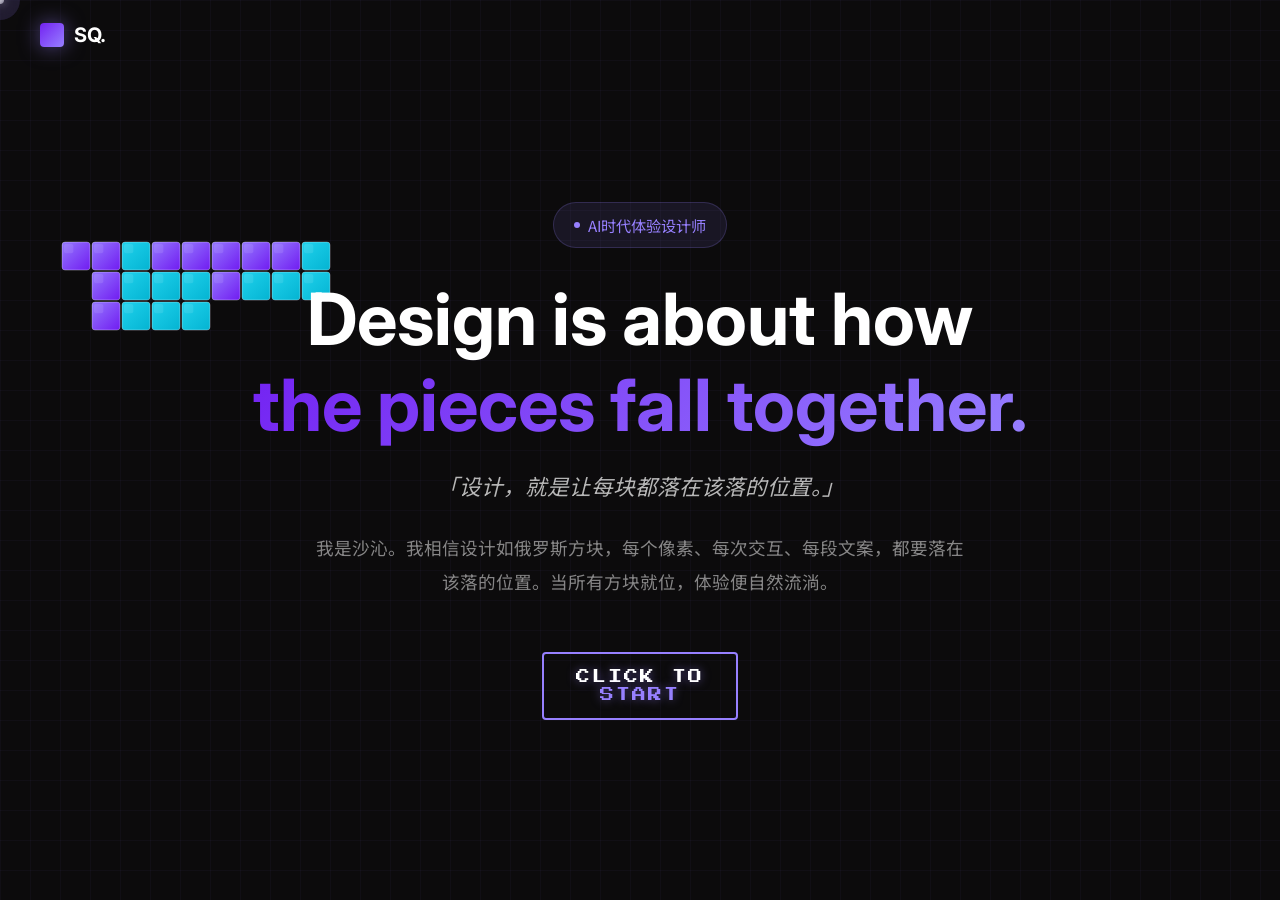
<file: index.html>
<!DOCTYPE html>
<html lang="zh-CN">
<head>
  <meta charset="UTF-8">
  <meta name="viewport" content="width=device-width, initial-scale=1.0">
  <title>沙沁 · 体验设计师 | Design is about how the pieces fall together</title>
  <meta name="description" content="沙沁个人网站 - AI时代体验设计师，俄罗斯方块主题创意展示">
  <meta name="keywords" content="沙沁,体验设计师,UI设计,产品设计,AI设计,Figma">
  <link rel="icon" href="data:image/svg+xml,<svg xmlns='http://www.w3.org/2000/svg' viewBox='0 0 100 100'><text y='.9em' font-size='90'>🎮</text></svg>">

  <!-- Google Fonts -->
  <link rel="preconnect" href="https://fonts.googleapis.com">
  <link rel="preconnect" href="https://fonts.gstatic.com" crossorigin>
  <link href="https://fonts.googleapis.com/css2?family=Inter:wght@300;400;500;600;700&family=Noto+Sans+SC:wght@300;400;500;600;700&family=Press+Start+2P&display=swap" rel="stylesheet">

  <link rel="stylesheet" href="css/style.css">
</head>
<body>
  <!-- 进度条 -->
  <div id="progress-bar"></div>

  <!-- 自定义光标 -->
  <div id="cursor-dot"></div>
  <div id="cursor-glow"></div>

  <!-- 导航 - 仅Logo -->
  <nav id="nav" class="nav nav-simple">
    <div class="nav-inner">
      <a href="#" class="nav-logo">
        <span class="logo-block"></span>
        <span class="logo-text">SQ.</span>
      </a>
    </div>
  </nav>

  <!-- 主游戏画布 -->
  <main id="game-container">
    <!-- 游戏画布 -->
    <canvas id="tetris-canvas"></canvas>

    <!-- 网格背景 -->
    <div class="grid-overlay"></div>

    <!-- Hero区内容覆盖层 - 首页直接显示，更大更显眼 -->
    <section id="hero" class="hero-overlay hero-large">
      <div class="hero-content">
        <div class="hero-badge">
          <span class="badge-dot"></span>
          <span>AI时代体验设计师</span>
        </div>
        <h1 class="hero-title">
          <span class="title-line">Design is about how</span>
          <span class="title-line highlight">the pieces fall together.</span>
        </h1>
        <p class="hero-subtitle">「设计，就是让每块都落在该落的位置。」</p>
        <div class="hero-intro">
          <p>我是沙沁。我相信设计如俄罗斯方块，每个像素、每次交互、每段文案，都要落在该落的位置。当所有方块就位，体验便自然流淌。</p>
        </div>
      </div>
    </section>
  </main>

  <!-- Click to Start 按钮 -->
  <div id="start-screen" class="start-screen">
    <button class="click-to-start" id="click-to-start">
      <span class="click-line1">CLICK TO</span>
      <span class="click-line2">START</span>
    </button>
  </div>

  <!-- 微信二维码弹窗 -->
  <div id="qrcode-modal" class="modal">
    <div class="modal-backdrop"></div>
    <div class="modal-content">
      <button class="modal-close" aria-label="关闭">
        <svg width="24" height="24" viewBox="0 0 24 24" fill="none" stroke="currentColor" stroke-width="2">
          <line x1="18" y1="6" x2="6" y2="18"></line>
          <line x1="6" y1="6" x2="18" y2="18"></line>
        </svg>
      </button>
      <h3 class="modal-title">微信联系</h3>
      <div class="qrcode-placeholder">
        <div class="qrcode-text">qq1476685495</div>
        <p class="qrcode-hint">搜索微信号添加好友</p>
      </div>
    </div>
  </div>

  <!-- 复制成功提示 -->
  <div id="copy-toast" class="toast">
    <span class="toast-icon">✓</span>
    <span class="toast-text">已复制到剪贴板</span>
  </div>

  <script src="js/tetris.js"></script>
  <script src="js/main.js"></script>
</body>
</html>
</file>
<file: css/style.css>
/* ========================================
   沙沁个人网站 - 俄罗斯方块主题
   ======================================== */

/* CSS Variables */
:root {
  /* 背景 */
  --bg-primary: #0C0B0C;
  --bg-secondary: #0f0e10;
  --bg-tertiary: #141314;

  /* 主强调色 */
  --accent-primary: #7322F2;
  --accent-secondary: #9780FF;
  --accent-gradient: linear-gradient(135deg, #7322F2, #9780FF);

  /* 方块类型色 */
  --block-skill: #9780FF;      /* 紫色系 - 技能 */
  --block-work: #22D3EE;       /* 青色系 - 作品 */
  --block-exp: #F97316;        /* 橙色系 - 经历 */
  --block-life: #EC4899;       /* 粉色系 - 生活 */
  --block-contact: #10B981;    /* 绿色系 - 联系 */
  --block-decor: rgba(255, 255, 255, 0.15); /* 灰色系 - 装饰 */

  /* 文字 */
  --text-primary: #FFFFFF;
  --text-secondary: rgba(255, 255, 255, 0.7);
  --text-tertiary: rgba(255, 255, 255, 0.5);
  --text-muted: rgba(255, 255, 255, 0.3);

  /* 网格 */
  --grid-color: rgba(151, 128, 255, 0.08);
  --grid-gap: 2px;

  /* 发光效果 */
  --glow-skill: 0 0 20px rgba(151, 128, 255, 0.5);
  --glow-work: 0 0 20px rgba(34, 211, 238, 0.5);
  --glow-exp: 0 0 20px rgba(249, 115, 22, 0.5);
  --glow-life: 0 0 20px rgba(236, 72, 153, 0.5);
  --glow-contact: 0 0 20px rgba(16, 185, 129, 0.5);

  /* 尺寸 */
  --nav-height: 70px;
  --block-size: 30px;
  --panel-width: 420px;

  /* 字体 */
  --font-en: 'Inter', -apple-system, BlinkMacSystemFont, sans-serif;
  --font-cn: 'Noto Sans SC', -apple-system, BlinkMacSystemFont, sans-serif;

  /* 动画 */
  --ease-out-quart: cubic-bezier(0.25, 1, 0.5, 1);
  --ease-out-expo: cubic-bezier(0.16, 1, 0.3, 1);
  --ease-in-out: cubic-bezier(0.65, 0, 0.35, 1);
}

/* ========================================
   Base Styles
   ======================================== */

*, *::before, *::after {
  box-sizing: border-box;
  margin: 0;
  padding: 0;
}

html {
  font-size: 16px;
  scroll-behavior: smooth;
}

body {
  font-family: var(--font-cn);
  background: var(--bg-primary);
  color: var(--text-primary);
  line-height: 1.6;
  overflow-x: hidden;
  min-height: 100vh;
  -webkit-font-smoothing: antialiased;
  -moz-osx-font-smoothing: grayscale;
}

/* 减少动画偏好 */
@media (prefers-reduced-motion: reduce) {
  *, *::before, *::after {
    animation-duration: 0.01ms !important;
    animation-iteration-count: 1 !important;
    transition-duration: 0.01ms !important;
  }
}

/* 选中文本样式 */
::selection {
  background: var(--accent-primary);
  color: var(--text-primary);
}

/* ========================================
   进度条
   ======================================== */

#progress-bar {
  position: fixed;
  top: 0;
  left: 0;
  width: 0;
  height: 2px;
  background: var(--accent-gradient);
  z-index: 9999;
  transition: width 0.1s linear;
}

/* ========================================
   自定义光标
   ======================================== */

#cursor-dot,
#cursor-glow {
  position: fixed;
  pointer-events: none;
  z-index: 10000;
  border-radius: 50%;
  transform: translate(-50%, -50%);
  transition: transform 0.15s ease, background 0.15s ease;
}

#cursor-dot {
  width: 8px;
  height: 8px;
  background: var(--text-primary);
  mix-blend-mode: difference;
}

#cursor-glow {
  width: 40px;
  height: 40px;
  background: rgba(151, 128, 255, 0.15);
  backdrop-filter: blur(4px);
  transition: transform 0.3s ease, opacity 0.3s ease;
}

/* 隐藏移动端光标 */
@media (max-width: 768px) {
  #cursor-dot, #cursor-glow {
    display: none;
  }
}

/* ========================================
   导航
   ======================================== */

.nav {
  position: fixed;
  top: 0;
  left: 0;
  right: 0;
  height: var(--nav-height);
  z-index: 1000;
  background: transparent;
  transition: background 0.3s ease, backdrop-filter 0.3s ease;
}

.nav.scrolled {
  background: rgba(12, 11, 12, 0.9);
  backdrop-filter: blur(20px);
  border-bottom: 1px solid rgba(255, 255, 255, 0.05);
}

.nav-inner {
  max-width: 1400px;
  margin: 0 auto;
  padding: 0 40px;
  height: 100%;
  display: flex;
  align-items: center;
  justify-content: space-between;
}

.nav-logo {
  display: flex;
  align-items: center;
  gap: 10px;
  text-decoration: none;
  color: var(--text-primary);
  font-weight: 700;
  font-size: 1.25rem;
  font-family: var(--font-en);
}

.logo-block {
  width: 24px;
  height: 24px;
  background: var(--accent-gradient);
  border-radius: 4px;
  box-shadow: var(--glow-skill);
}

.logo-text {
  letter-spacing: -0.02em;
}

.nav-links {
  display: flex;
  align-items: center;
  gap: 8px;
}

.nav-links a {
  padding: 8px 16px;
  color: var(--text-secondary);
  text-decoration: none;
  font-size: 0.9rem;
  font-weight: 500;
  border-radius: 8px;
  transition: color 0.2s ease, background 0.2s ease;
  position: relative;
}

.nav-links a:hover {
  color: var(--text-primary);
  background: rgba(255, 255, 255, 0.05);
}

.nav-links a.active {
  color: var(--text-primary);
  background: rgba(151, 128, 255, 0.15);
}

.nav-links a.active::after {
  content: '';
  position: absolute;
  bottom: 4px;
  left: 50%;
  transform: translateX(-50%);
  width: 4px;
  height: 4px;
  background: var(--accent-secondary);
  border-radius: 50%;
}

.nav-controls {
  display: flex;
  align-items: center;
  gap: 12px;
}

.control-btn {
  width: 40px;
  height: 40px;
  display: flex;
  align-items: center;
  justify-content: center;
  background: rgba(255, 255, 255, 0.05);
  border: 1px solid rgba(255, 255, 255, 0.1);
  border-radius: 10px;
  color: var(--text-secondary);
  cursor: pointer;
  transition: all 0.2s ease;
}

.control-btn:hover {
  background: rgba(255, 255, 255, 0.1);
  color: var(--text-primary);
  border-color: rgba(255, 255, 255, 0.2);
}

/* ========================================
   游戏容器
   ======================================== */

#game-container {
  position: relative;
  width: 100%;
  height: 100vh;
  overflow: hidden;
  background: var(--bg-primary);
}

#tetris-canvas {
  position: absolute;
  top: 0;
  left: 0;
  width: 100%;
  height: 100%;
  z-index: 1;
}

/* 网格背景 */
.grid-overlay {
  position: absolute;
  top: 0;
  left: 0;
  width: 100%;
  height: 100%;
  z-index: 0;
  background-image:
    linear-gradient(var(--grid-color) 1px, transparent 1px),
    linear-gradient(90deg, var(--grid-color) 1px, transparent 1px);
  background-size: var(--block-size) var(--block-size);
  opacity: 0.5;
  pointer-events: none;
}

/* ========================================
   Hero覆盖层
   ======================================== */

.hero-overlay {
  position: absolute;
  top: 0;
  left: 0;
  width: 100%;
  height: 100%;
  z-index: 2;
  display: flex;
  align-items: center;
  justify-content: center;
  pointer-events: none;
}

.hero-content {
  text-align: center;
  max-width: 800px;
  padding: 40px;
  opacity: 0;
  transform: translateY(20px);
  animation: fadeInUp 1s ease forwards;
  animation-delay: 0.5s;
}

@keyframes fadeInUp {
  to {
    opacity: 1;
    transform: translateY(0);
  }
}

/* Hero区 - 更大更显眼 */
.hero-large .hero-content {
  max-width: 900px;
  padding: 60px;
  margin-top: -100px;
}

.hero-large .hero-badge {
  padding: 10px 20px;
  font-size: 0.95rem;
  margin-bottom: 28px;
}

.hero-large .hero-title {
  font-size: clamp(2.5rem, 6vw, 4.5rem);
  margin-bottom: 20px;
}

.hero-large .hero-subtitle {
  font-size: 1.35rem;
  margin-bottom: 28px;
}

.hero-large .hero-intro {
  max-width: 650px;
}

.hero-large .hero-intro p {
  font-size: 1.1rem;
  line-height: 1.9;
}

.hero-badge {
  display: inline-flex;
  align-items: center;
  gap: 8px;
  padding: 8px 16px;
  background: rgba(151, 128, 255, 0.1);
  border: 1px solid rgba(151, 128, 255, 0.2);
  border-radius: 100px;
  font-size: 0.85rem;
  color: var(--accent-secondary);
  margin-bottom: 24px;
}

.badge-dot {
  width: 6px;
  height: 6px;
  background: var(--accent-secondary);
  border-radius: 50%;
  animation: pulse 2s ease infinite;
}

@keyframes pulse {
  0%, 100% { opacity: 1; }
  50% { opacity: 0.5; }
}

.hero-title {
  font-size: clamp(2rem, 5vw, 3.5rem);
  font-weight: 700;
  line-height: 1.2;
  margin-bottom: 16px;
  font-family: var(--font-en);
}

.title-line {
  display: block;
}

.title-line.highlight {
  background: var(--accent-gradient);
  -webkit-background-clip: text;
  -webkit-text-fill-color: transparent;
  background-clip: text;
}

.hero-subtitle {
  font-size: 1.125rem;
  color: var(--text-secondary);
  margin-bottom: 24px;
  font-style: italic;
}

.hero-intro {
  max-width: 600px;
  margin: 0 auto;
}

.hero-intro p {
  font-size: 1rem;
  color: var(--text-tertiary);
  line-height: 1.8;
}

/* ========================================
   控制面板
   ======================================== */

.control-panel {
  position: fixed;
  bottom: 0;
  left: 0;
  right: 0;
  z-index: 100;
  padding: 20px;
  background: linear-gradient(to top, rgba(12, 11, 12, 0.95), transparent);
}

.panel-hint {
  display: flex;
  align-items: center;
  justify-content: center;
  gap: 8px;
  margin-bottom: 16px;
  font-size: 0.85rem;
  color: var(--text-muted);
  animation: bounce 2s ease infinite;
}

@keyframes bounce {
  0%, 100% { transform: translateY(0); }
  50% { transform: translateY(-5px); }
}

.hint-icon {
  font-size: 1rem;
}

.block-selector {
  display: flex;
  align-items: center;
  justify-content: center;
  gap: 12px;
  flex-wrap: wrap;
}

.block-btn {
  display: flex;
  flex-direction: column;
  align-items: center;
  gap: 8px;
  padding: 12px 20px;
  background: rgba(255, 255, 255, 0.03);
  border: 1px solid rgba(255, 255, 255, 0.08);
  border-radius: 12px;
  cursor: pointer;
  transition: all 0.3s ease;
  pointer-events: auto;
}

.block-btn:hover {
  background: rgba(255, 255, 255, 0.08);
  border-color: rgba(255, 255, 255, 0.15);
  transform: translateY(-2px);
}

.block-btn.active {
  border-color: var(--accent-secondary);
  background: rgba(151, 128, 255, 0.1);
}

.block-preview {
  width: 32px;
  height: 32px;
  border-radius: 6px;
  transition: all 0.3s ease;
}

.skill-block {
  background: linear-gradient(135deg, #7322F2, #9780FF);
  box-shadow: var(--glow-skill);
}

.work-block {
  background: linear-gradient(135deg, #06B6D4, #22D3EE);
  box-shadow: var(--glow-work);
}

.exp-block {
  background: linear-gradient(135deg, #EA580C, #F97316);
  box-shadow: var(--glow-exp);
}

.life-block {
  background: linear-gradient(135deg, #DB2777, #EC4899);
  box-shadow: var(--glow-life);
}

.contact-block {
  background: linear-gradient(135deg, #059669, #10B981);
  box-shadow: var(--glow-contact);
}

.block-label {
  font-size: 0.75rem;
  font-weight: 500;
  color: var(--text-secondary);
}

.block-btn:hover .block-label {
  color: var(--text-primary);
}

/* ========================================
   内容面板
   ======================================== */

.content-panel {
  position: fixed;
  top: 0;
  right: 0;
  width: var(--panel-width);
  max-width: 100%;
  height: 100vh;
  z-index: 200;
  transform: translateX(100%);
  transition: transform 0.4s var(--ease-out-expo);
}

.content-panel.active {
  transform: translateX(0);
}

.panel-backdrop {
  position: absolute;
  top: 0;
  left: -100vw;
  width: 200vw;
  height: 100%;
  background: rgba(0, 0, 0, 0.6);
  opacity: 0;
  transition: opacity 0.3s ease;
  pointer-events: none;
}

.content-panel.active .panel-backdrop {
  opacity: 1;
  pointer-events: auto;
}

.panel-content {
  position: relative;
  width: 100%;
  height: 100%;
  background: var(--bg-secondary);
  border-left: 1px solid rgba(255, 255, 255, 0.08);
  overflow-y: auto;
  padding: 32px;
}

.panel-close {
  position: absolute;
  top: 20px;
  right: 20px;
  width: 40px;
  height: 40px;
  display: flex;
  align-items: center;
  justify-content: center;
  background: rgba(255, 255, 255, 0.05);
  border: 1px solid rgba(255, 255, 255, 0.1);
  border-radius: 10px;
  color: var(--text-secondary);
  cursor: pointer;
  transition: all 0.2s ease;
  z-index: 10;
}

.panel-close:hover {
  background: rgba(255, 255, 255, 0.1);
  color: var(--text-primary);
}

.panel-body {
  padding-top: 20px;
}

/* 面板内容样式 */
.panel-section {
  margin-bottom: 32px;
}

.panel-title {
  font-size: 1.5rem;
  font-weight: 700;
  margin-bottom: 8px;
  display: flex;
  align-items: center;
  gap: 12px;
}

.panel-title-icon {
  width: 24px;
  height: 24px;
  border-radius: 4px;
}

.panel-subtitle {
  font-size: 0.9rem;
  color: var(--text-secondary);
  margin-bottom: 20px;
}

/* 技能卡片 */
.skill-cards {
  display: flex;
  flex-direction: column;
  gap: 16px;
}

.skill-card {
  padding: 20px;
  background: rgba(255, 255, 255, 0.03);
  border: 1px solid rgba(255, 255, 255, 0.08);
  border-radius: 12px;
  transition: all 0.3s ease;
}

.skill-card:hover {
  background: rgba(255, 255, 255, 0.05);
  border-color: rgba(255, 255, 255, 0.15);
}

.skill-card-header {
  display: flex;
  align-items: center;
  gap: 12px;
  margin-bottom: 12px;
}

.skill-icon {
  width: 40px;
  height: 40px;
  display: flex;
  align-items: center;
  justify-content: center;
  background: var(--accent-gradient);
  border-radius: 8px;
  font-size: 1.25rem;
}

.skill-name {
  font-weight: 600;
  font-size: 1rem;
}

.skill-desc {
  font-size: 0.85rem;
  color: var(--text-secondary);
  line-height: 1.6;
}

.skill-tags {
  display: flex;
  flex-wrap: wrap;
  gap: 8px;
  margin-top: 12px;
}

.skill-tag {
  padding: 4px 10px;
  background: rgba(151, 128, 255, 0.1);
  border-radius: 100px;
  font-size: 0.75rem;
  color: var(--accent-secondary);
}

/* 作品卡片 */
.work-cards {
  display: flex;
  flex-direction: column;
  gap: 20px;
}

.work-card {
  background: rgba(255, 255, 255, 0.03);
  border: 1px solid rgba(255, 255, 255, 0.08);
  border-radius: 16px;
  overflow: hidden;
  transition: all 0.3s ease;
}

.work-card:hover {
  border-color: rgba(34, 211, 238, 0.3);
  box-shadow: var(--glow-work);
}

.work-image {
  width: 100%;
  height: 160px;
  background: linear-gradient(135deg, rgba(34, 211, 238, 0.2), rgba(151, 128, 255, 0.2));
  display: flex;
  align-items: center;
  justify-content: center;
  color: var(--text-muted);
  font-size: 0.85rem;
}

.work-info {
  padding: 20px;
}

.work-title {
  font-size: 1.125rem;
  font-weight: 600;
  margin-bottom: 8px;
}

.work-desc {
  font-size: 0.85rem;
  color: var(--text-secondary);
  margin-bottom: 12px;
  line-height: 1.6;
}

.work-tags {
  display: flex;
  flex-wrap: wrap;
  gap: 8px;
}

.work-tag {
  padding: 4px 10px;
  background: rgba(34, 211, 238, 0.1);
  border-radius: 100px;
  font-size: 0.75rem;
  color: var(--block-work);
}

/* 经历时间线 */
.timeline {
  position: relative;
  padding-left: 24px;
}

.timeline::before {
  content: '';
  position: absolute;
  left: 0;
  top: 8px;
  bottom: 8px;
  width: 2px;
  background: linear-gradient(to bottom, var(--block-exp), transparent);
}

.timeline-item {
  position: relative;
  padding-bottom: 32px;
}

.timeline-item:last-child {
  padding-bottom: 0;
}

.timeline-dot {
  position: absolute;
  left: -28px;
  top: 4px;
  width: 12px;
  height: 12px;
  background: var(--block-exp);
  border-radius: 50%;
  box-shadow: var(--glow-exp);
}

.timeline-content {
  padding: 16px;
  background: rgba(255, 255, 255, 0.03);
  border: 1px solid rgba(255, 255, 255, 0.08);
  border-radius: 12px;
}

.timeline-date {
  font-size: 0.8rem;
  color: var(--block-exp);
  font-weight: 500;
  margin-bottom: 8px;
}

.timeline-title {
  font-size: 1rem;
  font-weight: 600;
  margin-bottom: 4px;
}

.timeline-company {
  font-size: 0.85rem;
  color: var(--text-secondary);
  margin-bottom: 8px;
}

.timeline-desc {
  font-size: 0.8rem;
  color: var(--text-tertiary);
  line-height: 1.6;
}

/* 联系方式 */
.contact-items {
  display: flex;
  flex-direction: column;
  gap: 16px;
}

.contact-item {
  display: flex;
  align-items: center;
  gap: 16px;
  padding: 20px;
  background: rgba(255, 255, 255, 0.03);
  border: 1px solid rgba(255, 255, 255, 0.08);
  border-radius: 12px;
  cursor: pointer;
  transition: all 0.3s ease;
}

.contact-item:hover {
  background: rgba(16, 185, 129, 0.1);
  border-color: rgba(16, 185, 129, 0.3);
}

.contact-icon {
  width: 48px;
  height: 48px;
  display: flex;
  align-items: center;
  justify-content: center;
  background: linear-gradient(135deg, #059669, #10B981);
  border-radius: 12px;
  font-size: 1.5rem;
}

.contact-info {
  flex: 1;
}

.contact-label {
  font-size: 0.8rem;
  color: var(--text-muted);
  margin-bottom: 4px;
}

.contact-value {
  font-size: 1rem;
  font-weight: 500;
}

.contact-action {
  font-size: 0.8rem;
  color: var(--block-contact);
}

/* 生活照片 */
.life-gallery {
  display: grid;
  grid-template-columns: repeat(2, 1fr);
  gap: 12px;
}

.life-photo {
  aspect-ratio: 1;
  border-radius: 12px;
  overflow: hidden;
  background: rgba(255, 255, 255, 0.03);
  border: 1px solid rgba(255, 255, 255, 0.08);
  transition: all 0.3s ease;
}

.life-photo:hover {
  border-color: rgba(236, 72, 153, 0.3);
  transform: scale(1.02);
}

.life-photo img {
  width: 100%;
  height: 100%;
  object-fit: cover;
}

.life-photo-placeholder {
  width: 100%;
  height: 100%;
  display: flex;
  align-items: center;
  justify-content: center;
  background: linear-gradient(135deg, rgba(236, 72, 153, 0.2), rgba(151, 128, 255, 0.2));
  color: var(--text-muted);
  font-size: 0.8rem;
}

/* ========================================
   页脚
   ======================================== */

.footer {
  position: relative;
  z-index: 10;
  padding: 40px 20px;
  background: var(--bg-secondary);
  border-top: 1px solid rgba(255, 255, 255, 0.05);
}

.footer-inner {
  max-width: 1400px;
  margin: 0 auto;
  text-align: center;
}

.footer-text {
  display: flex;
  align-items: center;
  justify-content: center;
  gap: 8px;
  font-size: 0.85rem;
  color: var(--text-secondary);
  margin-bottom: 8px;
}

.footer-block {
  width: 8px;
  height: 8px;
  background: var(--accent-gradient);
  border-radius: 2px;
}

.footer-slogan {
  font-size: 0.8rem;
  color: var(--text-muted);
  font-style: italic;
}

/* ========================================
   弹窗
   ======================================== */

.modal {
  position: fixed;
  top: 0;
  left: 0;
  width: 100%;
  height: 100%;
  z-index: 500;
  display: flex;
  align-items: center;
  justify-content: center;
  opacity: 0;
  visibility: hidden;
  transition: all 0.3s ease;
}

.modal.active {
  opacity: 1;
  visibility: visible;
}

.modal-backdrop {
  position: absolute;
  top: 0;
  left: 0;
  width: 100%;
  height: 100%;
  background: rgba(0, 0, 0, 0.8);
}

.modal-content {
  position: relative;
  padding: 32px;
  background: var(--bg-secondary);
  border: 1px solid rgba(255, 255, 255, 0.1);
  border-radius: 20px;
  text-align: center;
  max-width: 320px;
  transform: scale(0.9);
  transition: transform 0.3s ease;
}

.modal.active .modal-content {
  transform: scale(1);
}

.modal-close {
  position: absolute;
  top: 16px;
  right: 16px;
  width: 32px;
  height: 32px;
  display: flex;
  align-items: center;
  justify-content: center;
  background: rgba(255, 255, 255, 0.05);
  border: none;
  border-radius: 8px;
  color: var(--text-secondary);
  cursor: pointer;
  transition: all 0.2s ease;
}

.modal-close:hover {
  background: rgba(255, 255, 255, 0.1);
  color: var(--text-primary);
}

.modal-title {
  font-size: 1.25rem;
  margin-bottom: 20px;
}

.qrcode-placeholder {
  padding: 24px;
  background: rgba(255, 255, 255, 0.03);
  border-radius: 12px;
}

.qrcode-text {
  font-size: 1.125rem;
  font-weight: 600;
  margin-bottom: 8px;
  color: var(--block-contact);
}

.qrcode-hint {
  font-size: 0.85rem;
  color: var(--text-secondary);
}

/* ========================================
   Toast
   ======================================== */

.toast {
  position: fixed;
  bottom: 100px;
  left: 50%;
  transform: translateX(-50%) translateY(20px);
  display: flex;
  align-items: center;
  gap: 8px;
  padding: 12px 20px;
  background: var(--bg-tertiary);
  border: 1px solid rgba(255, 255, 255, 0.1);
  border-radius: 100px;
  z-index: 600;
  opacity: 0;
  visibility: hidden;
  transition: all 0.3s ease;
}

.toast.active {
  opacity: 1;
  visibility: visible;
  transform: translateX(-50%) translateY(0);
}

.toast-icon {
  width: 20px;
  height: 20px;
  display: flex;
  align-items: center;
  justify-content: center;
  background: var(--block-contact);
  border-radius: 50%;
  color: white;
  font-size: 0.75rem;
}

.toast-text {
  font-size: 0.85rem;
  color: var(--text-primary);
}

/* ========================================
   响应式
   ======================================== */

@media (max-width: 1024px) {
  .nav-inner {
    padding: 0 24px;
  }

  .nav-links {
    display: none;
  }

  .hero-content {
    padding: 24px;
  }
}

@media (max-width: 768px) {
  :root {
    --block-size: 24px;
    --panel-width: 100%;
  }

  .nav-inner {
    padding: 0 16px;
  }

  .control-panel {
    padding: 16px;
  }

  .block-selector {
    gap: 8px;
  }

  .block-btn {
    padding: 10px 14px;
  }

  .block-preview {
    width: 28px;
    height: 28px;
  }

  .panel-content {
    padding: 24px 20px;
    padding-top: 70px;
  }

  .hero-title {
    font-size: 1.75rem;
  }

  .hero-subtitle {
    font-size: 1rem;
  }

  .hero-intro p {
    font-size: 0.9rem;
  }
}

@media (max-width: 480px) {
  .block-btn {
    padding: 8px 12px;
  }

  .block-label {
    font-size: 0.7rem;
  }

  .life-gallery {
    grid-template-columns: repeat(2, 1fr);
    gap: 8px;
  }
}

/* ========================================
   滚动条
   ======================================== */

::-webkit-scrollbar {
  width: 6px;
  height: 6px;
}

::-webkit-scrollbar-track {
  background: var(--bg-primary);
}

::-webkit-scrollbar-thumb {
  background: rgba(255, 255, 255, 0.2);
  border-radius: 3px;
}

::-webkit-scrollbar-thumb:hover {
  background: rgba(255, 255, 255, 0.3);
}

/* ========================================
   动画辅助类
   ======================================== */

.fade-in {
  opacity: 0;
  transform: translateY(20px);
  transition: opacity 0.6s ease, transform 0.6s ease;
}

.fade-in.visible {
  opacity: 1;
  transform: translateY(0);
}

.stagger-in > * {
  opacity: 0;
  transform: translateY(10px);
  transition: opacity 0.4s ease, transform 0.4s ease;
}

.stagger-in.visible > *:nth-child(1) { transition-delay: 0.1s; }
.stagger-in.visible > *:nth-child(2) { transition-delay: 0.2s; }
.stagger-in.visible > *:nth-child(3) { transition-delay: 0.3s; }
.stagger-in.visible > *:nth-child(4) { transition-delay: 0.4s; }
.stagger-in.visible > *:nth-child(5) { transition-delay: 0.5s; }
.stagger-in.visible > *:nth-child(6) { transition-delay: 0.6s; }

.stagger-in.visible > * {
  opacity: 1;
  transform: translateY(0);
}

/* ========================================
   简化导航样式
   ======================================== */

.nav-simple {
  background: transparent;
}

.nav-simple .nav-inner {
  justify-content: flex-start;
}

/* ========================================
   Click to Start 按钮
   ======================================== */

.start-screen {
  position: fixed;
  bottom: 180px;
  left: 50%;
  transform: translateX(-50%);
  z-index: 100;
  transition: opacity 0.5s ease, transform 0.5s ease;
}

.start-screen.hidden {
  opacity: 0;
  transform: translateX(-50%) translateY(20px);
  pointer-events: none;
}

.click-to-start {
  display: flex;
  flex-direction: column;
  align-items: center;
  gap: 4px;
  padding: 16px 32px;
  background: transparent;
  border: 2px solid var(--accent-secondary);
  border-radius: 4px;
  cursor: pointer;
  font-family: 'Press Start 2P', monospace, var(--font-en);
  animation: pixelPulse 2s ease-in-out infinite;
  transition: all 0.3s ease;
}

.click-to-start:hover {
  background: rgba(151, 128, 255, 0.1);
  border-color: var(--accent-primary);
  transform: scale(1.05);
  box-shadow: 0 0 20px rgba(151, 128, 255, 0.3);
}

.click-line1,
.click-line2 {
  font-size: 14px;
  letter-spacing: 2px;
  color: var(--text-primary);
  text-shadow: 0 0 10px rgba(151, 128, 255, 0.5);
}

.click-line2 {
  color: var(--accent-secondary);
}

@keyframes pixelPulse {
  0%, 100% {
    opacity: 1;
    box-shadow: 0 0 10px rgba(151, 128, 255, 0.2);
  }
  50% {
    opacity: 0.8;
    box-shadow: 0 0 20px rgba(151, 128, 255, 0.4);
  }
}

/* ========================================
   Hero 隐藏状态
   ======================================== */

.hero-overlay.hidden {
  opacity: 0;
  pointer-events: none;
  transition: opacity 0.5s ease;
}

/* ========================================
   右侧分栏
   ======================================== */

.sidebar {
  position: fixed;
  top: 0;
  right: 0;
  width: 200px;
  height: 100vh;
  background: rgba(12, 11, 12, 0.9);
  border-left: 1px solid rgba(255, 255, 255, 0.08);
  z-index: 200;
  display: flex;
  flex-direction: column;
  padding: 80px 16px 20px;
  opacity: 0;
  transform: translateX(100%);
  transition: opacity 0.5s ease, transform 0.5s ease;
}

.sidebar.visible {
  opacity: 1;
  transform: translateX(0);
}

.sidebar-content {
  display: flex;
  flex-direction: column;
  height: 100%;
}

.sidebar-entries {
  display: flex;
  flex-direction: column;
  gap: 12px;
}

.sidebar-entry {
  padding: 16px;
  background: rgba(255, 255, 255, 0.03);
  border: 1px solid rgba(255, 255, 255, 0.08);
  border-radius: 8px;
  cursor: pointer;
  opacity: 0.4;
  pointer-events: none;
  transition: all 0.3s ease;
}

.sidebar-entry.active {
  opacity: 1;
  pointer-events: auto;
}

.sidebar-entry:hover {
  background: rgba(255, 255, 255, 0.08);
  border-color: rgba(255, 255, 255, 0.15);
  transform: translateX(-4px);
}

.entry-icon {
  display: block;
  font-size: 1.25rem;
  margin-bottom: 4px;
  color: var(--accent-secondary);
}

.entry-label {
  display: block;
  font-size: 0.9rem;
  font-weight: 600;
  margin-bottom: 2px;
}

.entry-sublabel {
  display: block;
  font-size: 0.75rem;
  color: var(--text-muted);
  text-transform: uppercase;
  letter-spacing: 1px;
}

/* 分栏类型颜色 */
.sidebar-entry[data-type="skill"] .entry-icon { color: var(--block-skill); }
.sidebar-entry[data-type="work"] .entry-icon { color: var(--block-work); }
.sidebar-entry[data-type="life"] .entry-icon { color: var(--block-life); }
.sidebar-entry[data-type="contact"] .entry-icon { color: var(--block-contact); }

.sidebar-entry[data-type="skill"]:hover { border-color: rgba(151, 128, 255, 0.3); }
.sidebar-entry[data-type="work"]:hover { border-color: rgba(34, 211, 238, 0.3); }
.sidebar-entry[data-type="life"]:hover { border-color: rgba(236, 72, 153, 0.3); }
.sidebar-entry[data-type="contact"]:hover { border-color: rgba(16, 185, 129, 0.3); }

@keyframes entryPop {
  0% {
    opacity: 0;
    transform: scale(0.8) translateX(20px);
  }
  100% {
    opacity: 1;
    transform: scale(1) translateX(0);
  }
}

/* ========================================
   图片展示区域
   ======================================== */

.sidebar-image-container {
  margin-top: auto;
  padding-top: 20px;
  opacity: 0;
  transform: scale(0.9);
  transition: opacity 0.3s ease, transform 0.3s ease;
}

.sidebar-image-container.visible {
  opacity: 1;
  transform: scale(1);
}

.sidebar-image {
  width: 100%;
  aspect-ratio: 1;
  object-fit: cover;
  border-radius: 12px;
  border: 1px solid rgba(255, 255, 255, 0.1);
  box-shadow: 0 4px 20px rgba(0, 0, 0, 0.3);
}

/* 响应式 - 分栏 */

@media (max-width: 768px) {
  .sidebar {
    width: 160px;
    padding: 70px 12px 16px;
  }

  .sidebar-entry {
    padding: 12px;
  }

  .entry-label {
    font-size: 0.8rem;
  }

  .entry-sublabel {
    font-size: 0.65rem;
  }

  .click-to-start {
    padding: 12px 24px;
  }

  .click-line1,
  .click-line2 {
    font-size: 12px;
  }
}

@media (max-width: 480px) {
  .sidebar {
    width: 140px;
  }

  .sidebar-entry {
    padding: 10px;
  }

  .entry-icon {
    font-size: 1rem;
  }

  .entry-label {
    font-size: 0.75rem;
  }

  .entry-sublabel {
    display: none;
  }
}

/* ========================================
   游戏页面 - 经典12x18布局
   ======================================== */

#game-page {
  position: relative;
  display: flex;
  flex-direction: column;
  align-items: center;
  min-height: 100vh;
  padding: 80px 40px 40px;
  gap: 0;
  max-width: 1440px;
  margin: 0 auto;
}

#game-wrapper {
  display: flex;
  align-items: flex-start;
  justify-content: center;
  width: 50%;
}

#game-board {
  position: relative;
  background: rgba(12, 11, 12, 0.95);
  border: 2px solid rgba(151, 128, 255, 0.3);
  border-radius: 8px;
  box-shadow: 0 0 40px rgba(151, 128, 255, 0.15);
  overflow: hidden;
}

#game-board canvas {
  display: block;
}

#game-board .grid-overlay {
  position: absolute;
  top: 0;
  left: 0;
  width: 100%;
  height: 100%;
  pointer-events: none;
  opacity: 0.3;
}

/* 游戏页右侧信息面板 - 与游戏区高度对齐 */
/* 游戏区高度: 22行 × 28px = 616px */
#game-sidebar {
  display: flex;
  flex-direction: column;
  width: 60%;
  max-width: 864px;
  padding-left: 24px;
  margin-top: 50px;
  gap: 8px;
}

#game-sidebar .sidebar-entries {
  display: flex;
  flex-direction: column;
  gap: 8px;
  flex-shrink: 0;
}

#game-sidebar .sidebar-entry {
  padding: 12px 14px;
  background: rgba(255, 255, 255, 0.03);
  border: 1px solid rgba(255, 255, 255, 0.08);
  border-radius: 8px;
  cursor: pointer;
  transition: all 0.3s ease;
  pointer-events: auto;
  opacity: 1;
}

#game-sidebar .sidebar-entry:hover {
  background: rgba(255, 255, 255, 0.08);
  border-color: rgba(255, 255, 255, 0.15);
  transform: translateX(-4px);
}

#game-sidebar .sidebar-entry .entry-icon {
  display: block;
  font-size: 1.1rem;
  margin-bottom: 2px;
}

#game-sidebar .sidebar-entry .entry-label {
  display: block;
  font-size: 0.85rem;
  font-weight: 600;
  margin-bottom: 2px;
}

#game-sidebar .sidebar-entry .entry-sublabel {
  display: block;
  font-size: 0.7rem;
  color: var(--text-muted);
  text-transform: uppercase;
  letter-spacing: 1px;
}

#game-sidebar .sidebar-entry[data-type="skill"] .entry-icon { color: var(--block-skill); }
#game-sidebar .sidebar-entry[data-type="work"] .entry-icon { color: var(--block-work); }
#game-sidebar .sidebar-entry[data-type="life"] .entry-icon { color: var(--block-life); }
#game-sidebar .sidebar-entry[data-type="contact"] .entry-icon { color: var(--block-contact); }

#game-sidebar .sidebar-entry[data-type="skill"]:hover { border-color: rgba(151, 128, 255, 0.3); }
#game-sidebar .sidebar-entry[data-type="work"]:hover { border-color: rgba(34, 211, 238, 0.3); }
#game-sidebar .sidebar-entry[data-type="life"]:hover { border-color: rgba(236, 72, 153, 0.3); }
#game-sidebar .sidebar-entry[data-type="contact"]:hover { border-color: rgba(16, 185, 129, 0.3); }

#game-sidebar .sidebar-image-container {
  flex: 1;
  display: flex;
  align-items: center;
  justify-content: center;
  opacity: 0;
  transform: scale(0.9);
  transition: opacity 0.3s ease, transform 0.3s ease;
  padding: 8px;
}

#game-sidebar .sidebar-image-container.visible {
  opacity: 1;
  transform: scale(1);
}

#game-sidebar .sidebar-image {
  width: 100%;
  height: 100%;
  object-fit: cover;
  border-radius: 12px;
  border: 1px solid rgba(255, 255, 255, 0.1);
  box-shadow: 0 4px 20px rgba(0, 0, 0, 0.3);
}

/* 游戏Slogan - 顶部 */
#game-slogan {
  text-align: center;
  z-index: 5;
  width: 90%;
  max-width: 800px;
  margin: 0 auto 40px;
  padding-top: 20px;
}

#game-slogan .slogan-content {
  display: flex;
  flex-direction: column;
  align-items: center;
  justify-content: center;
}

#game-slogan .slogan-main {
  font-size: clamp(1.5rem, 4vw, 2.5rem);
  font-weight: 700;
  line-height: 1.3;
  font-family: var(--font-en);
  text-align: center;
}

#game-slogan .title-line {
  display: block;
}

#game-slogan .title-line.highlight {
  background: var(--accent-gradient);
  -webkit-background-clip: text;
  -webkit-text-fill-color: transparent;
  background-clip: text;
  margin-top: 8px;
}

/* 游戏内容区域 - 游戏区+侧边栏横向布局 */
.game-content-area {
  display: flex;
  align-items: flex-start;
  justify-content: center;
  gap: 0;
  width: 100%;
}

/* 响应式 - 游戏页 */
@media (max-width: 1440px) {
  #game-page {
    padding: 80px 24px 40px;
  }

  #game-sidebar {
    padding-left: 24px;
  }
}

@media (max-width: 900px) {
  #game-page {
    padding: 80px 20px 20px;
    gap: 20px;
  }

  #game-slogan {
    margin-bottom: 20px;
  }

  .game-content-area {
    flex-direction: column;
    align-items: center;
    gap: 20px;
  }

  #game-wrapper {
    width: 100%;
  }

  #game-sidebar {
    flex-direction: row;
    width: 100%;
    max-width: 100%;
    padding-left: 0;
    padding-top: 20px;
    height: auto;
    justify-content: center;
    flex-wrap: wrap;
  }

  #game-sidebar .sidebar-entries {
    flex-direction: row;
    flex-wrap: wrap;
    justify-content: center;
  }

  #game-sidebar .sidebar-entry {
    padding: 10px 14px;
  }

  #game-sidebar .sidebar-image-container {
    display: none;
  }
}

@media (max-width: 480px) {
  #game-page {
    padding: 70px 12px 16px;
  }

  #game-sidebar .sidebar-entry {
    padding: 8px 12px;
  }

  #game-sidebar .sidebar-entry .entry-icon {
    font-size: 1rem;
  }

  #game-sidebar .sidebar-entry .entry-label {
    font-size: 0.75rem;
  }

  #game-sidebar .sidebar-entry .entry-sublabel {
    display: none;
  }
}

/* ========================================
   游戏区覆盖面板
   ======================================== */

.game-overlay-panel {
  position: absolute;
  top: 0;
  left: 0;
  width: 100%;
  height: 100%;
  z-index: 10;
  display: flex;
  align-items: center;
  justify-content: center;
  opacity: 0;
  visibility: hidden;
  transition: opacity 0.3s ease, visibility 0.3s ease;
  /* 覆盖整个game-page区域 */
  margin: 0;
}

.game-overlay-panel.active {
  opacity: 1;
  visibility: visible;
}

.overlay-backdrop {
  position: absolute;
  top: 0;
  left: 0;
  width: 100%;
  height: 100%;
  background: rgba(12, 11, 12, 0.95);
  backdrop-filter: blur(8px);
}

.overlay-content {
  position: relative;
  width: 80%;
  max-height: 90%;
  background: rgba(20, 19, 20, 0.98);
  border: 1px solid rgba(151, 128, 255, 0.2);
  border-radius: 12px;
  padding: 24px;
  overflow-y: auto;
  transform: scale(0.9);
  transition: transform 0.3s ease;
  box-shadow: 0 0 60px rgba(151, 128, 255, 0.2);
}

.game-overlay-panel.active .overlay-content {
  transform: scale(1);
}

.overlay-close {
  position: absolute;
  top: 12px;
  right: 12px;
  width: 36px;
  height: 36px;
  display: flex;
  align-items: center;
  justify-content: center;
  background: rgba(255, 255, 255, 0.05);
  border: 1px solid rgba(255, 255, 255, 0.1);
  border-radius: 8px;
  color: var(--text-secondary);
  cursor: pointer;
  transition: all 0.2s ease;
  z-index: 10;
}

.overlay-close:hover {
  background: rgba(255, 255, 255, 0.1);
  color: var(--text-primary);
}

.overlay-body {
  padding-top: 8px;
}

/* 覆盖面板内的内容样式 */
.overlay-body .panel-section {
  margin-bottom: 24px;
}

.overlay-body .panel-title {
  font-size: 1.25rem;
  font-weight: 700;
  margin-bottom: 8px;
  display: flex;
  align-items: center;
  gap: 10px;
}

.overlay-body .panel-title-icon {
  width: 20px;
  height: 20px;
  border-radius: 4px;
}

.overlay-body .panel-subtitle {
  font-size: 1rem;
  font-weight: 600;
  color: var(--text-secondary);
  margin-bottom: 16px;
}

/* 技能卡片 */
.overlay-body .skill-cards {
  display: flex;
  flex-direction: column;
  gap: 12px;
}

.overlay-body .skill-card {
  padding: 14px;
  background: rgba(255, 255, 255, 0.03);
  border: 1px solid rgba(255, 255, 255, 0.08);
  border-radius: 10px;
  transition: all 0.3s ease;
}

.overlay-body .skill-card:hover {
  background: rgba(255, 255, 255, 0.05);
  border-color: rgba(255, 255, 255, 0.15);
}

.overlay-body .skill-card-header {
  display: flex;
  align-items: center;
  gap: 10px;
  margin-bottom: 8px;
}

.overlay-body .skill-icon {
  width: 32px;
  height: 32px;
  display: flex;
  align-items: center;
  justify-content: center;
  background: var(--accent-gradient);
  border-radius: 6px;
  font-size: 1rem;
}

.overlay-body .skill-name {
  font-weight: 600;
  font-size: 0.9rem;
}

.overlay-body .skill-desc {
  font-size: 0.8rem;
  color: var(--text-secondary);
  line-height: 1.5;
}

.overlay-body .skill-tags {
  display: flex;
  flex-wrap: wrap;
  gap: 6px;
  margin-top: 8px;
}

.overlay-body .skill-tag {
  padding: 3px 8px;
  background: rgba(151, 128, 255, 0.1);
  border-radius: 100px;
  font-size: 0.7rem;
  color: var(--accent-secondary);
}

/* 作品卡片 */
.overlay-body .work-cards {
  display: grid;
  grid-template-columns: repeat(2, 1fr);
  gap: 16px;
}

.overlay-body .work-card {
  background: rgba(255, 255, 255, 0.03);
  border: 1px solid rgba(255, 255, 255, 0.08);
  border-radius: 12px;
  overflow: hidden;
  transition: all 0.3s ease;
  cursor: pointer;
}

.overlay-body .work-card:hover {
  border-color: rgba(34, 211, 238, 0.4);
  transform: scale(1.02);
  box-shadow: 0 8px 30px rgba(34, 211, 238, 0.15);
}

.overlay-body .work-image {
  position: relative;
  width: 100%;
  height: 180px;
  background: linear-gradient(135deg, rgba(34, 211, 238, 0.1), rgba(151, 128, 255, 0.1));
  display: flex;
  align-items: center;
  justify-content: center;
  overflow: hidden;
}

.overlay-body .work-image img {
  width: 100%;
  height: 100%;
  object-fit: cover;
  transition: transform 0.4s ease;
}

.overlay-body .work-card:hover .work-image img {
  transform: scale(1.1);
}

/* 作品图片放大预览 */
.work-image-preview {
  position: fixed;
  top: 0;
  left: 0;
  width: 100%;
  height: 100%;
  z-index: 1000;
  display: flex;
  align-items: center;
  justify-content: center;
  background: rgba(0, 0, 0, 0.9);
  opacity: 0;
  visibility: hidden;
  transition: opacity 0.3s ease, visibility 0.3s ease;
}

.work-image-preview.active {
  opacity: 1;
  visibility: visible;
}

.work-image-preview img {
  max-width: 50vw;
  max-height: 50vh;
  object-fit: contain;
  border-radius: 8px;
  box-shadow: 0 0 60px rgba(151, 128, 255, 0.3);
}

.overlay-body .work-info {
  padding: 14px;
}

.overlay-body .work-title {
  font-size: 1rem;
  font-weight: 600;
  margin-bottom: 6px;
}

.overlay-body .work-desc {
  font-size: 0.8rem;
  color: var(--text-secondary);
  margin-bottom: 10px;
  line-height: 1.5;
}

.overlay-body .work-tags {
  display: flex;
  flex-wrap: wrap;
  gap: 6px;
}

.overlay-body .work-tag {
  padding: 3px 8px;
  background: rgba(34, 211, 238, 0.1);
  border-radius: 100px;
  font-size: 0.7rem;
  color: var(--block-work);
}

/* 生活照片 */
.overlay-body .life-gallery {
  display: grid;
  grid-template-columns: repeat(3, 1fr);
  gap: 12px;
}

.overlay-body .life-photo {
  position: relative;
  aspect-ratio: 1;
  border-radius: 10px;
  overflow: hidden;
  background: rgba(255, 255, 255, 0.03);
  border: 1px solid rgba(255, 255, 255, 0.08);
  transition: all 0.3s ease;
  cursor: pointer;
}

.overlay-body .life-photo:hover {
  border-color: rgba(236, 72, 153, 0.4);
  transform: scale(1.03);
  box-shadow: 0 8px 30px rgba(236, 72, 153, 0.15);
}

.overlay-body .life-photo img {
  width: 100%;
  height: 100%;
  object-fit: cover;
  transition: transform 0.4s ease;
}

.overlay-body .life-photo:hover img {
  transform: scale(1.15);
}

.overlay-body .life-photo-caption {
  position: absolute;
  bottom: 0;
  left: 0;
  right: 0;
  padding: 8px 10px;
  background: linear-gradient(to top, rgba(0, 0, 0, 0.8), transparent);
  color: #fff;
  font-size: 0.75rem;
  font-weight: 500;
  text-align: center;
}

.overlay-body .life-photo-placeholder {
  width: 100%;
  height: 100%;
  display: flex;
  align-items: center;
  justify-content: center;
  background: linear-gradient(135deg, rgba(236, 72, 153, 0.2), rgba(151, 128, 255, 0.2));
  color: var(--text-muted);
  font-size: 0.75rem;
}

/* 生活图片放大预览 */
.life-image-preview {
  position: fixed;
  top: 0;
  left: 0;
  width: 100%;
  height: 100%;
  z-index: 1000;
  display: flex;
  align-items: center;
  justify-content: center;
  background: rgba(0, 0, 0, 0.9);
  opacity: 0;
  visibility: hidden;
  transition: opacity 0.3s ease, visibility 0.3s ease;
}

.life-image-preview.active {
  opacity: 1;
  visibility: visible;
}

.life-image-preview img {
  max-width: 50vw;
  max-height: 50vh;
  object-fit: contain;
  border-radius: 8px;
  box-shadow: 0 0 60px rgba(236, 72, 153, 0.3);
}

/* 联系方式 */
.overlay-body .contact-items {
  display: flex;
  flex-direction: column;
  gap: 12px;
}

.overlay-body .contact-item {
  display: flex;
  align-items: center;
  gap: 12px;
  padding: 14px;
  background: rgba(255, 255, 255, 0.03);
  border: 1px solid rgba(255, 255, 255, 0.08);
  border-radius: 10px;
  cursor: pointer;
  transition: all 0.3s ease;
}

.overlay-body .contact-item:hover {
  background: rgba(16, 185, 129, 0.1);
  border-color: rgba(16, 185, 129, 0.3);
}

.overlay-body .contact-icon {
  width: 40px;
  height: 40px;
  display: flex;
  align-items: center;
  justify-content: center;
  background: linear-gradient(135deg, #059669, #10B981);
  border-radius: 10px;
  font-size: 1.25rem;
}

.overlay-body .contact-info {
  flex: 1;
}

.overlay-body .contact-label {
  font-size: 0.75rem;
  color: var(--text-muted);
  margin-bottom: 2px;
}

.overlay-body .contact-value {
  font-size: 0.9rem;
  font-weight: 500;
}

.overlay-body .contact-action {
  font-size: 0.75rem;
  color: var(--block-contact);
}
</file>
